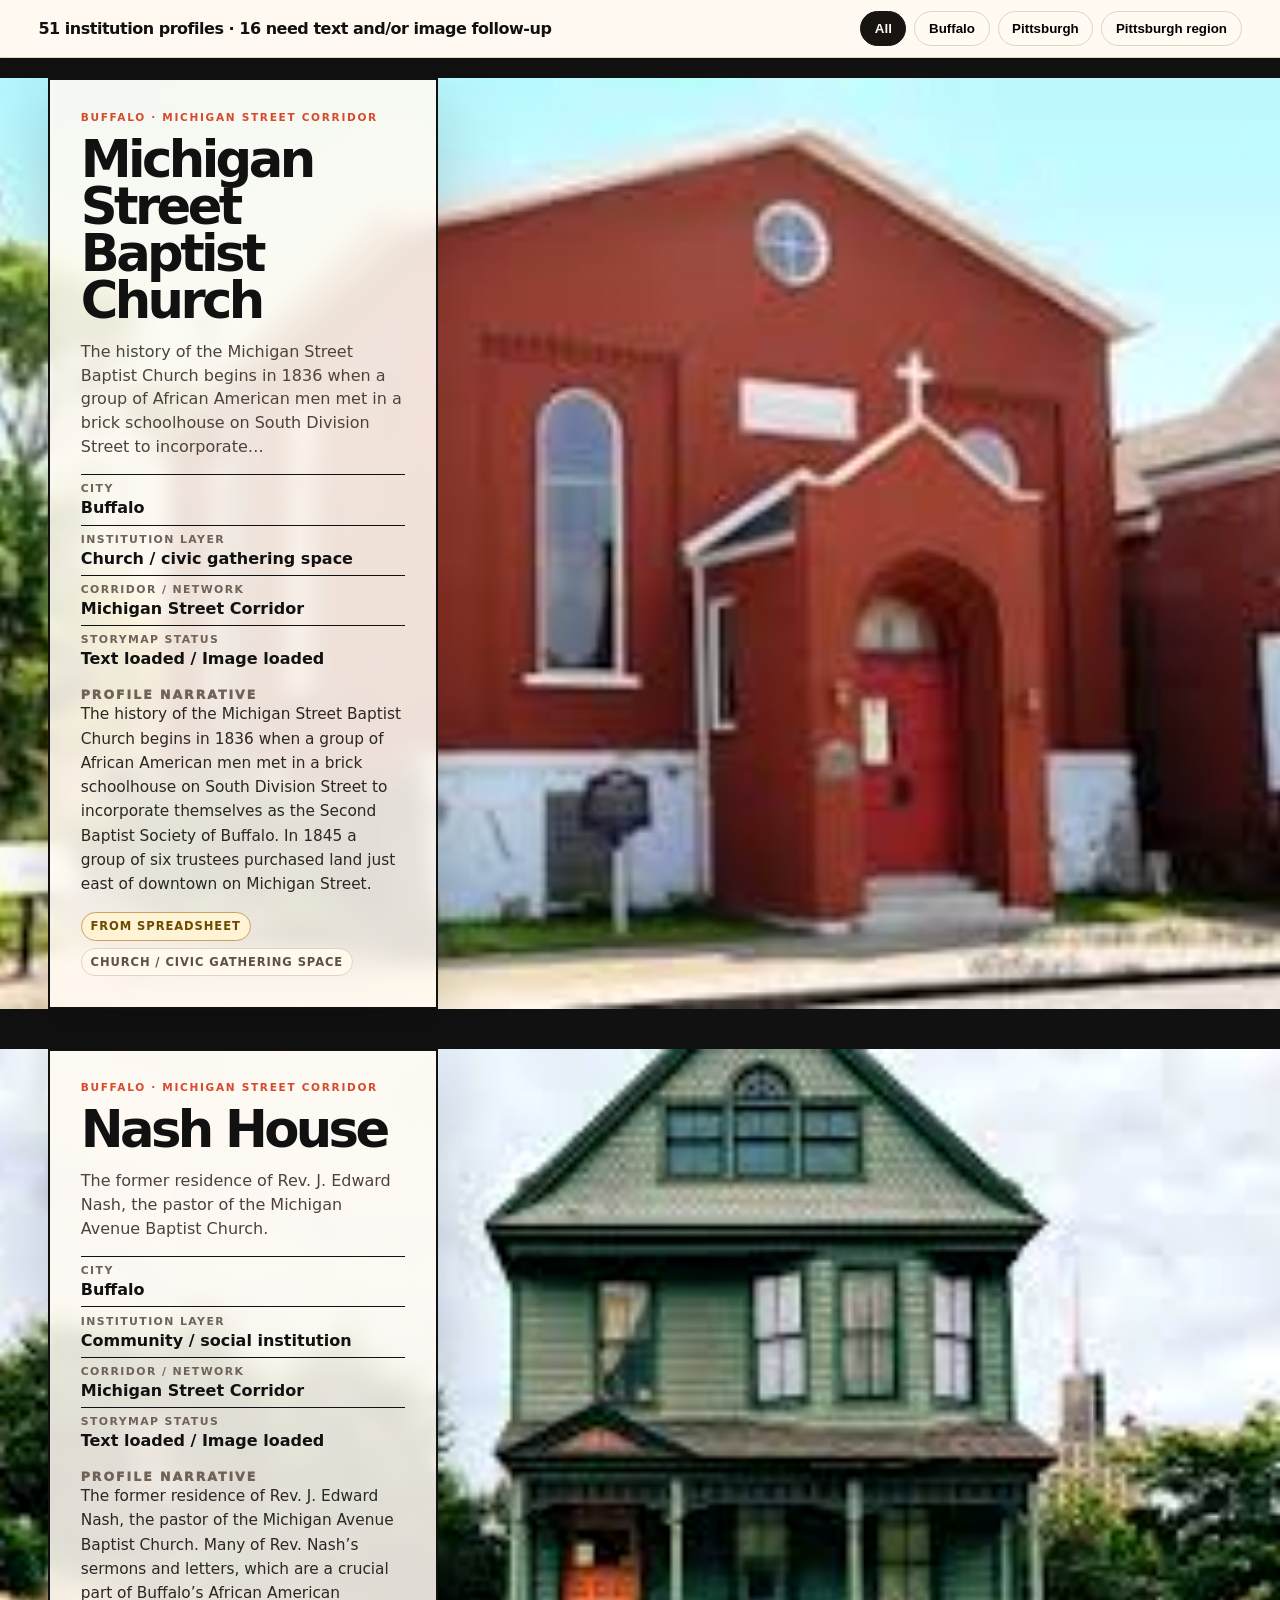
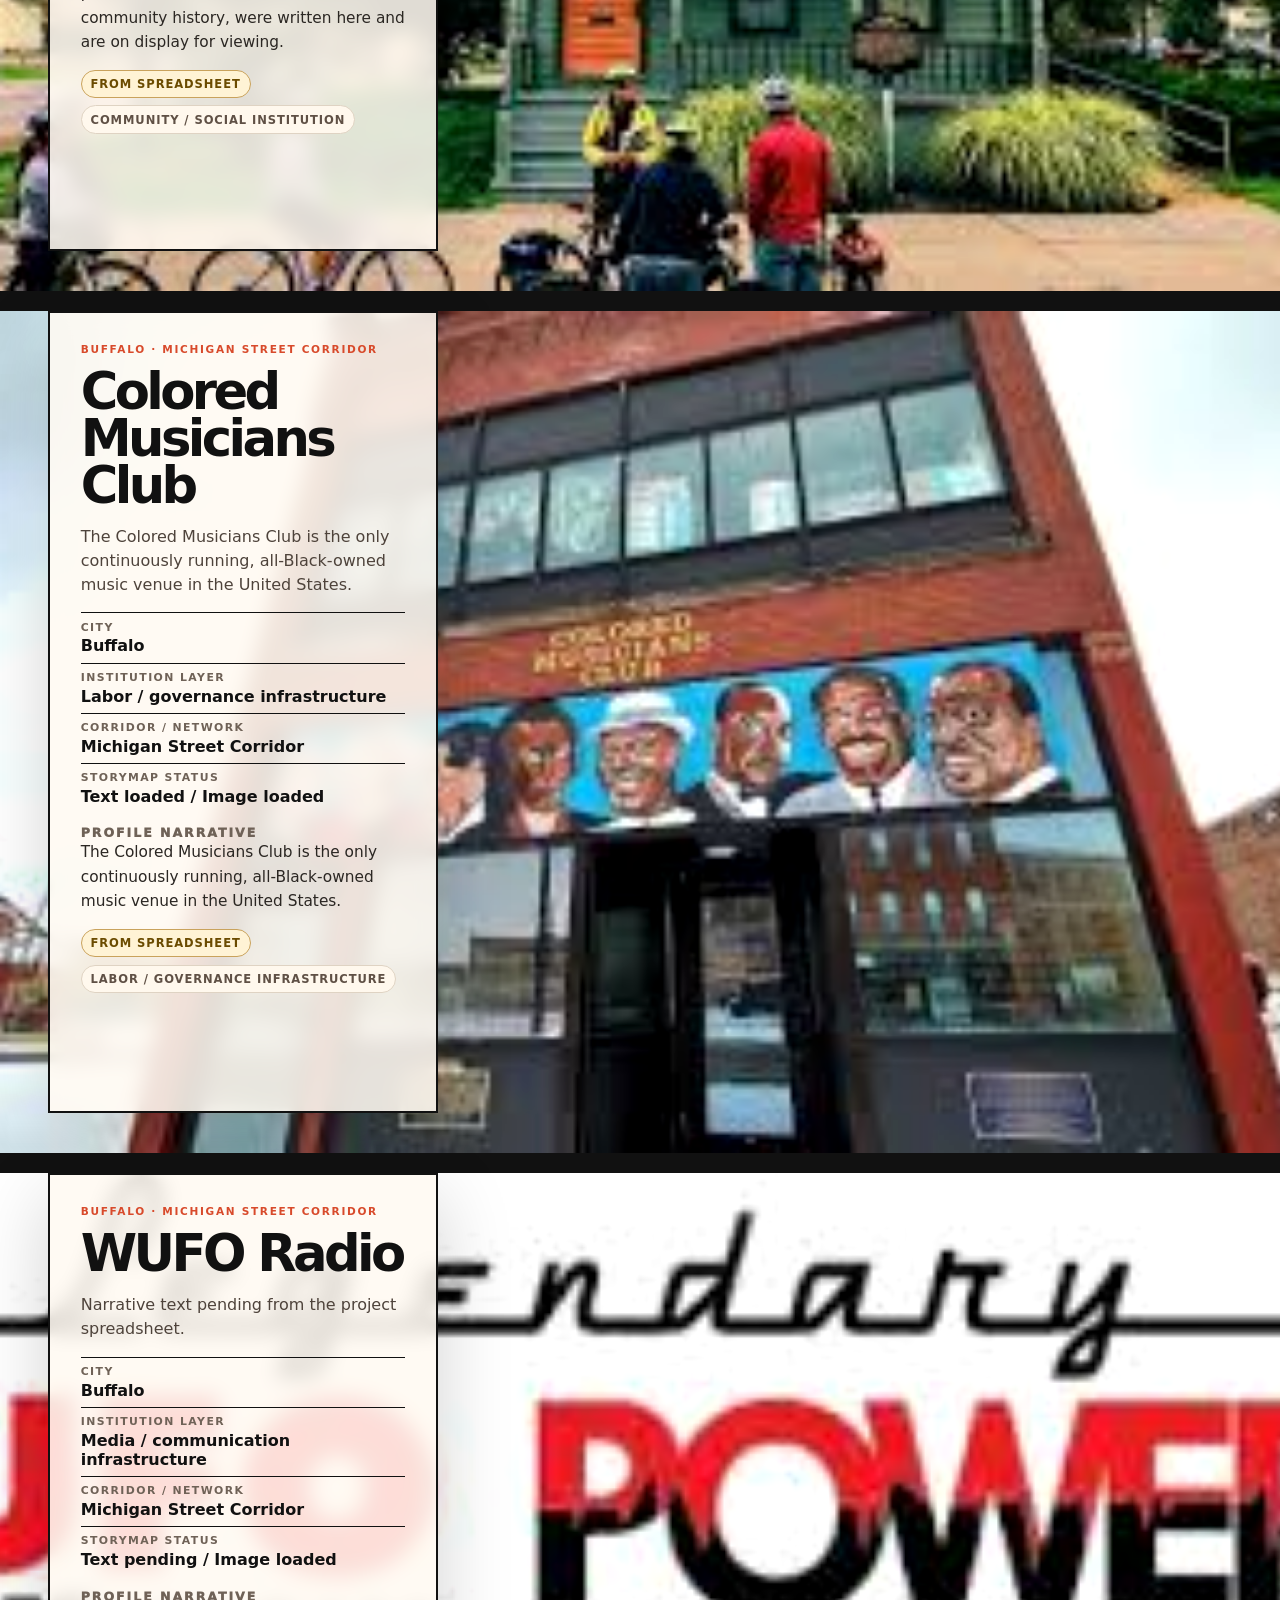
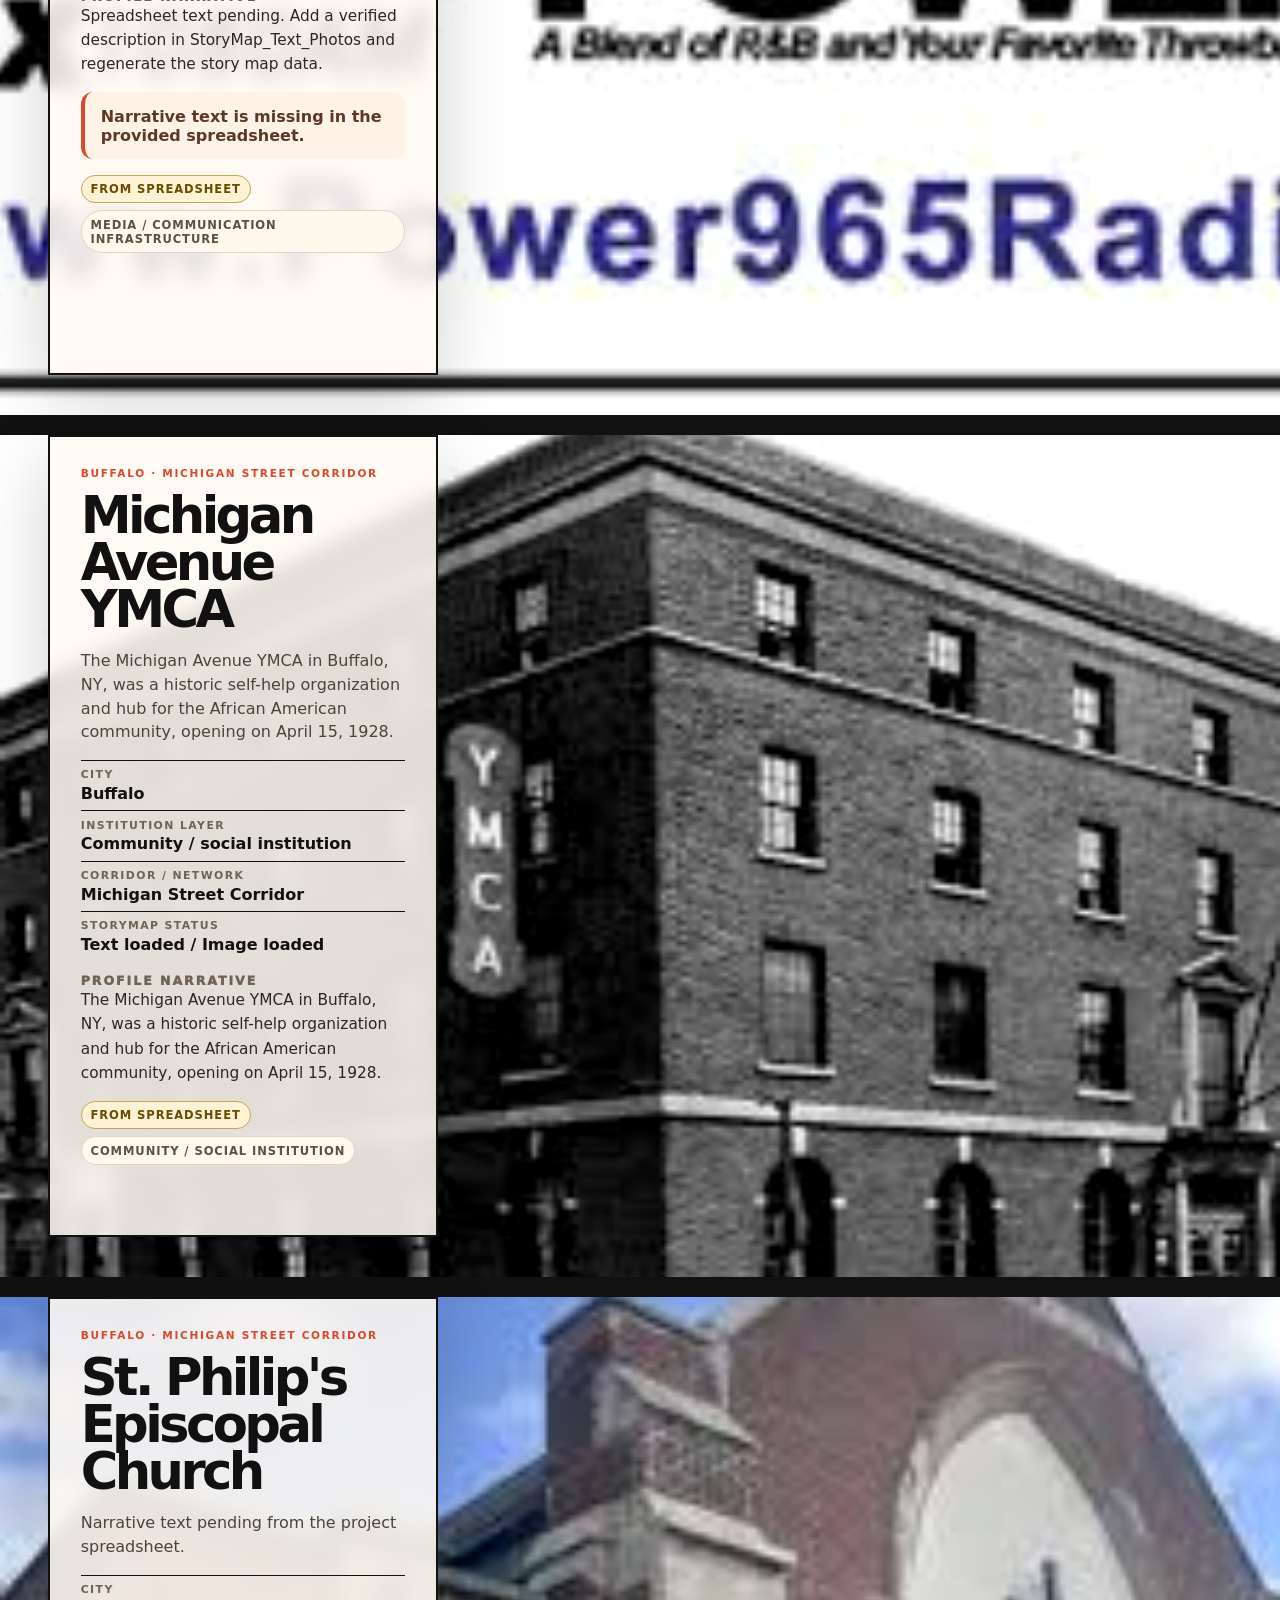
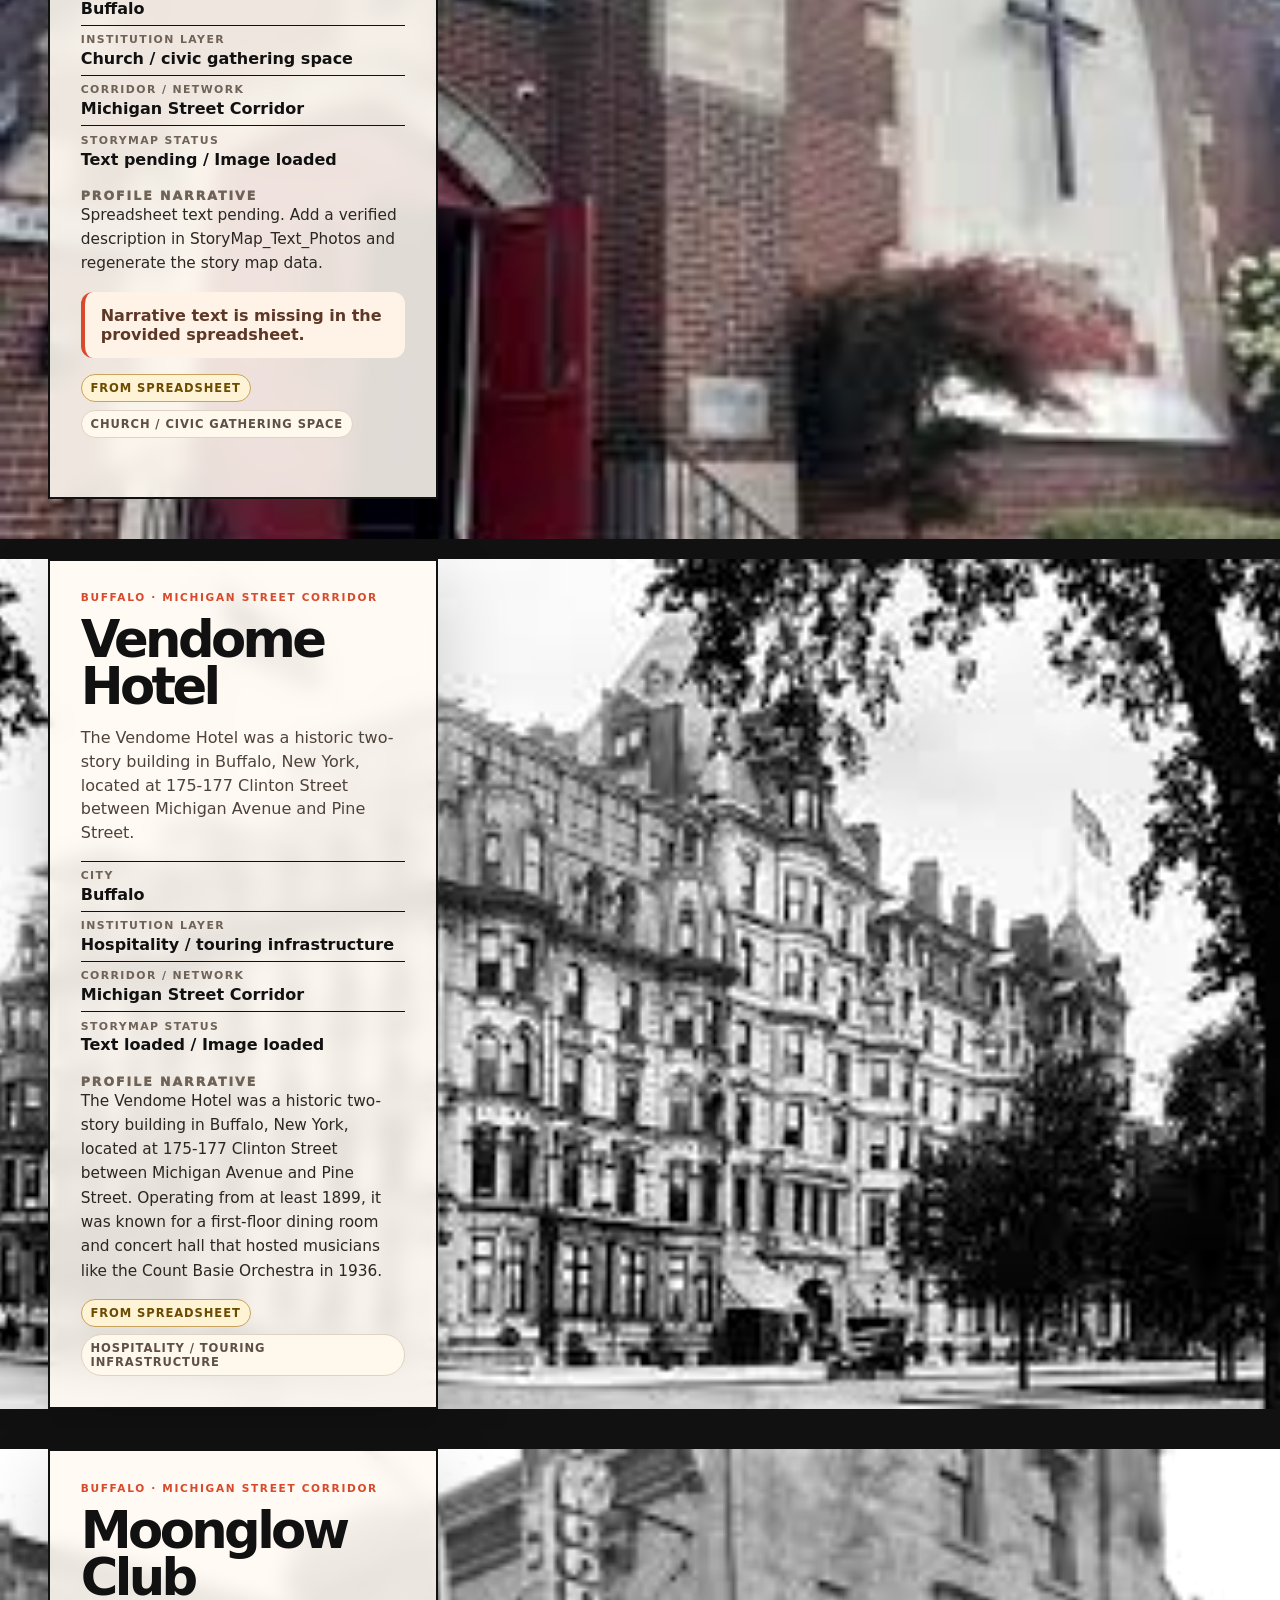
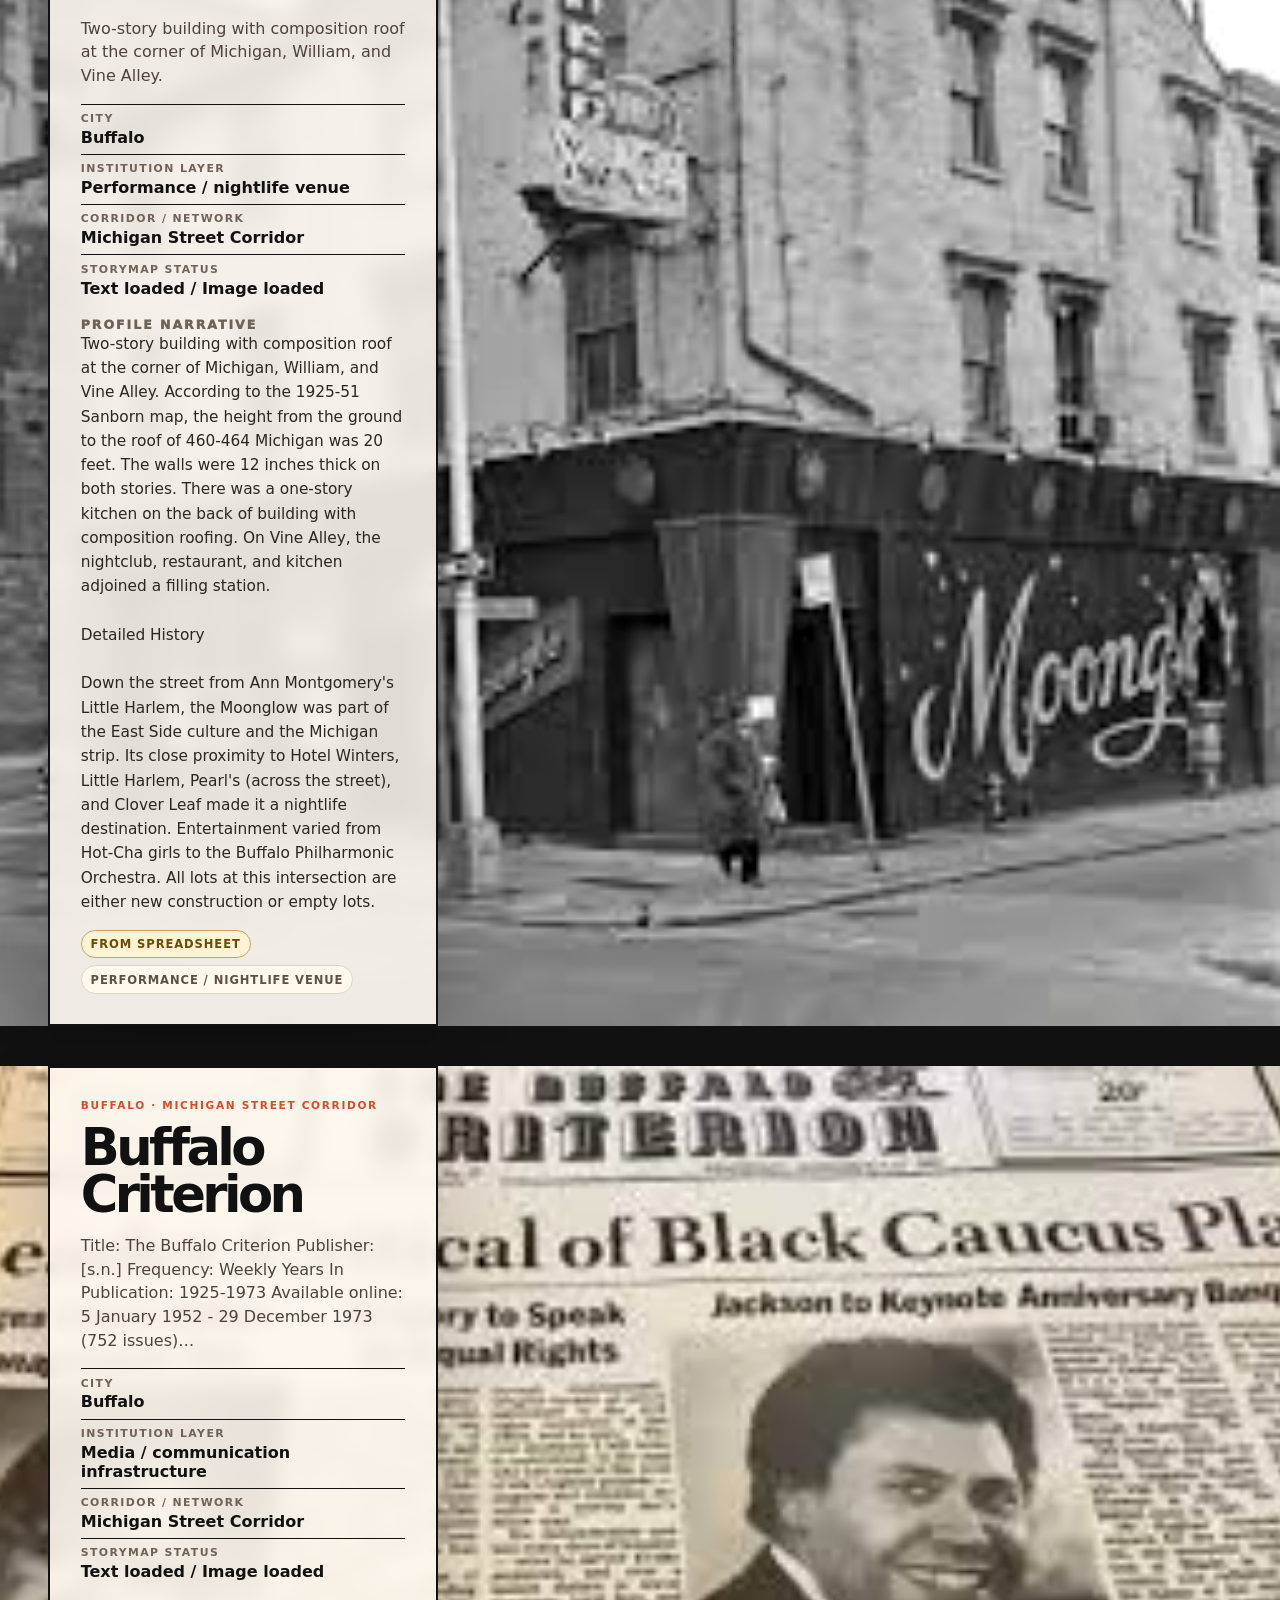
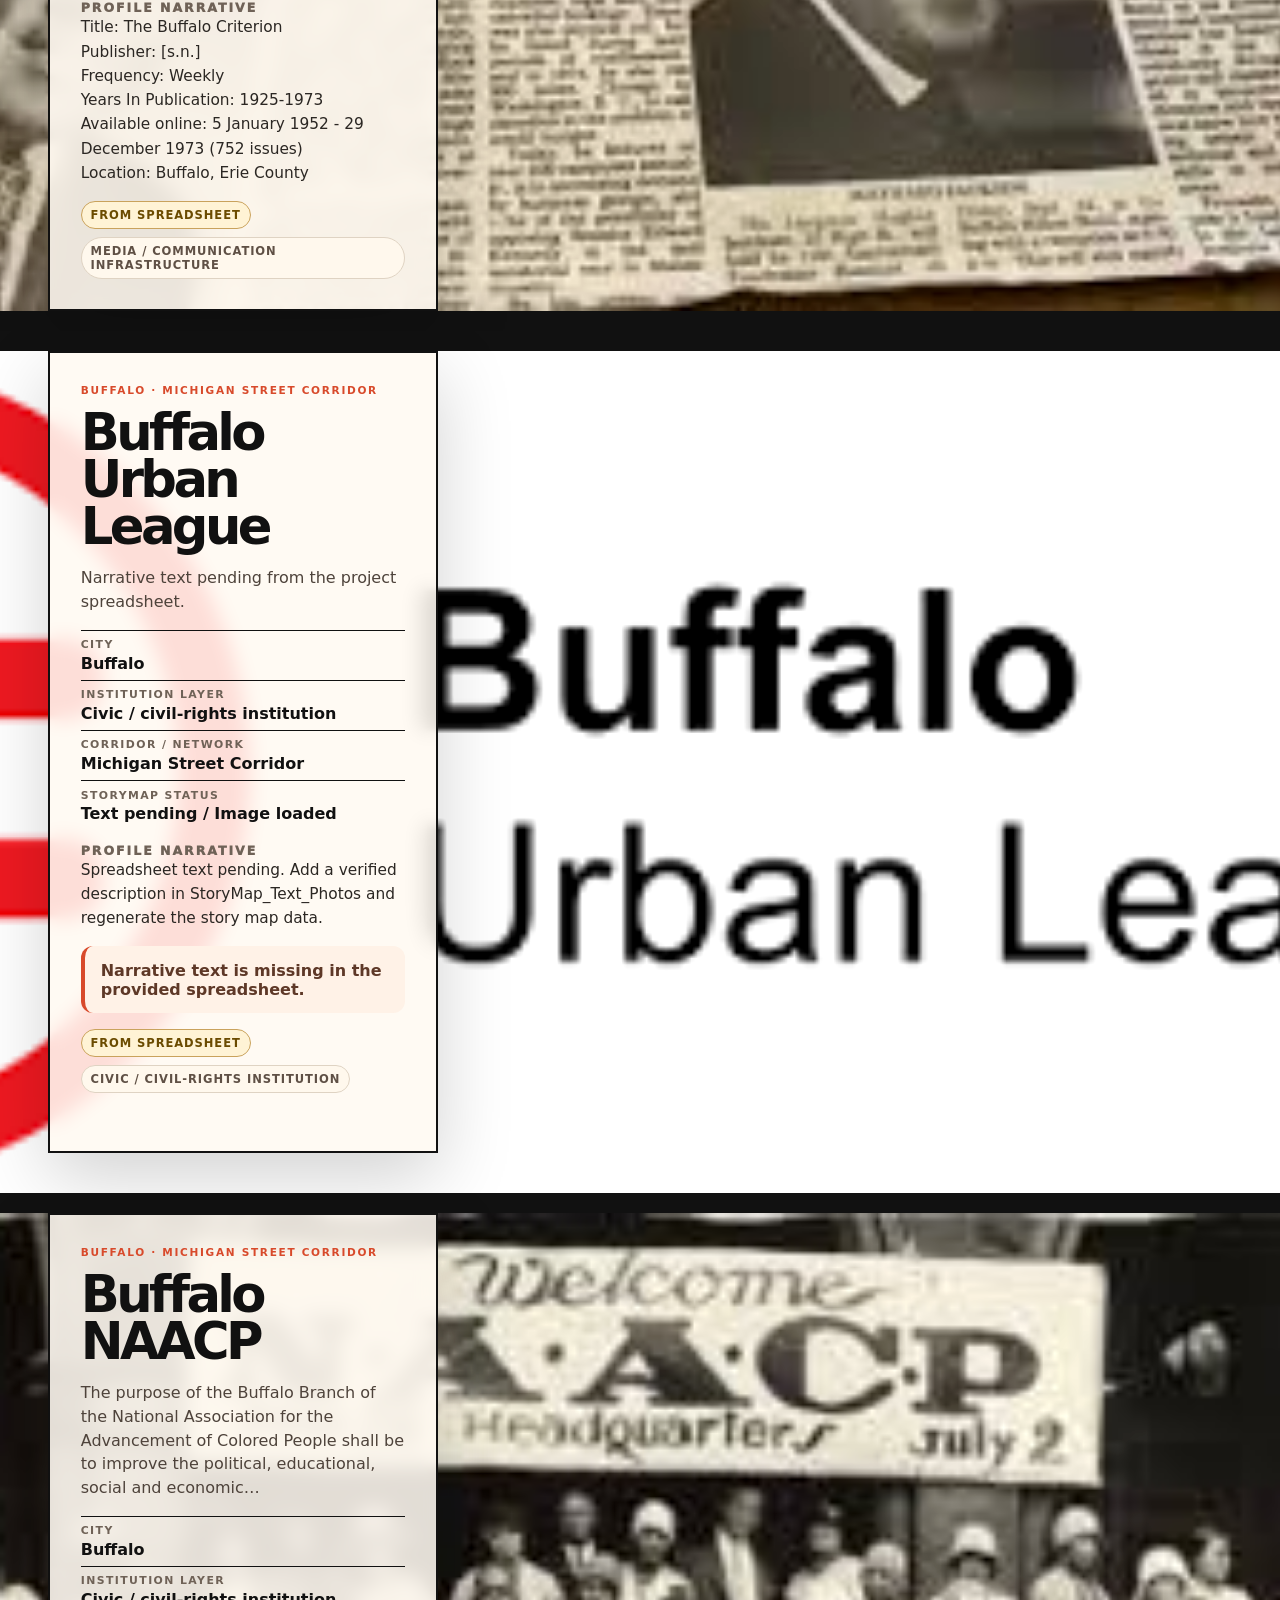
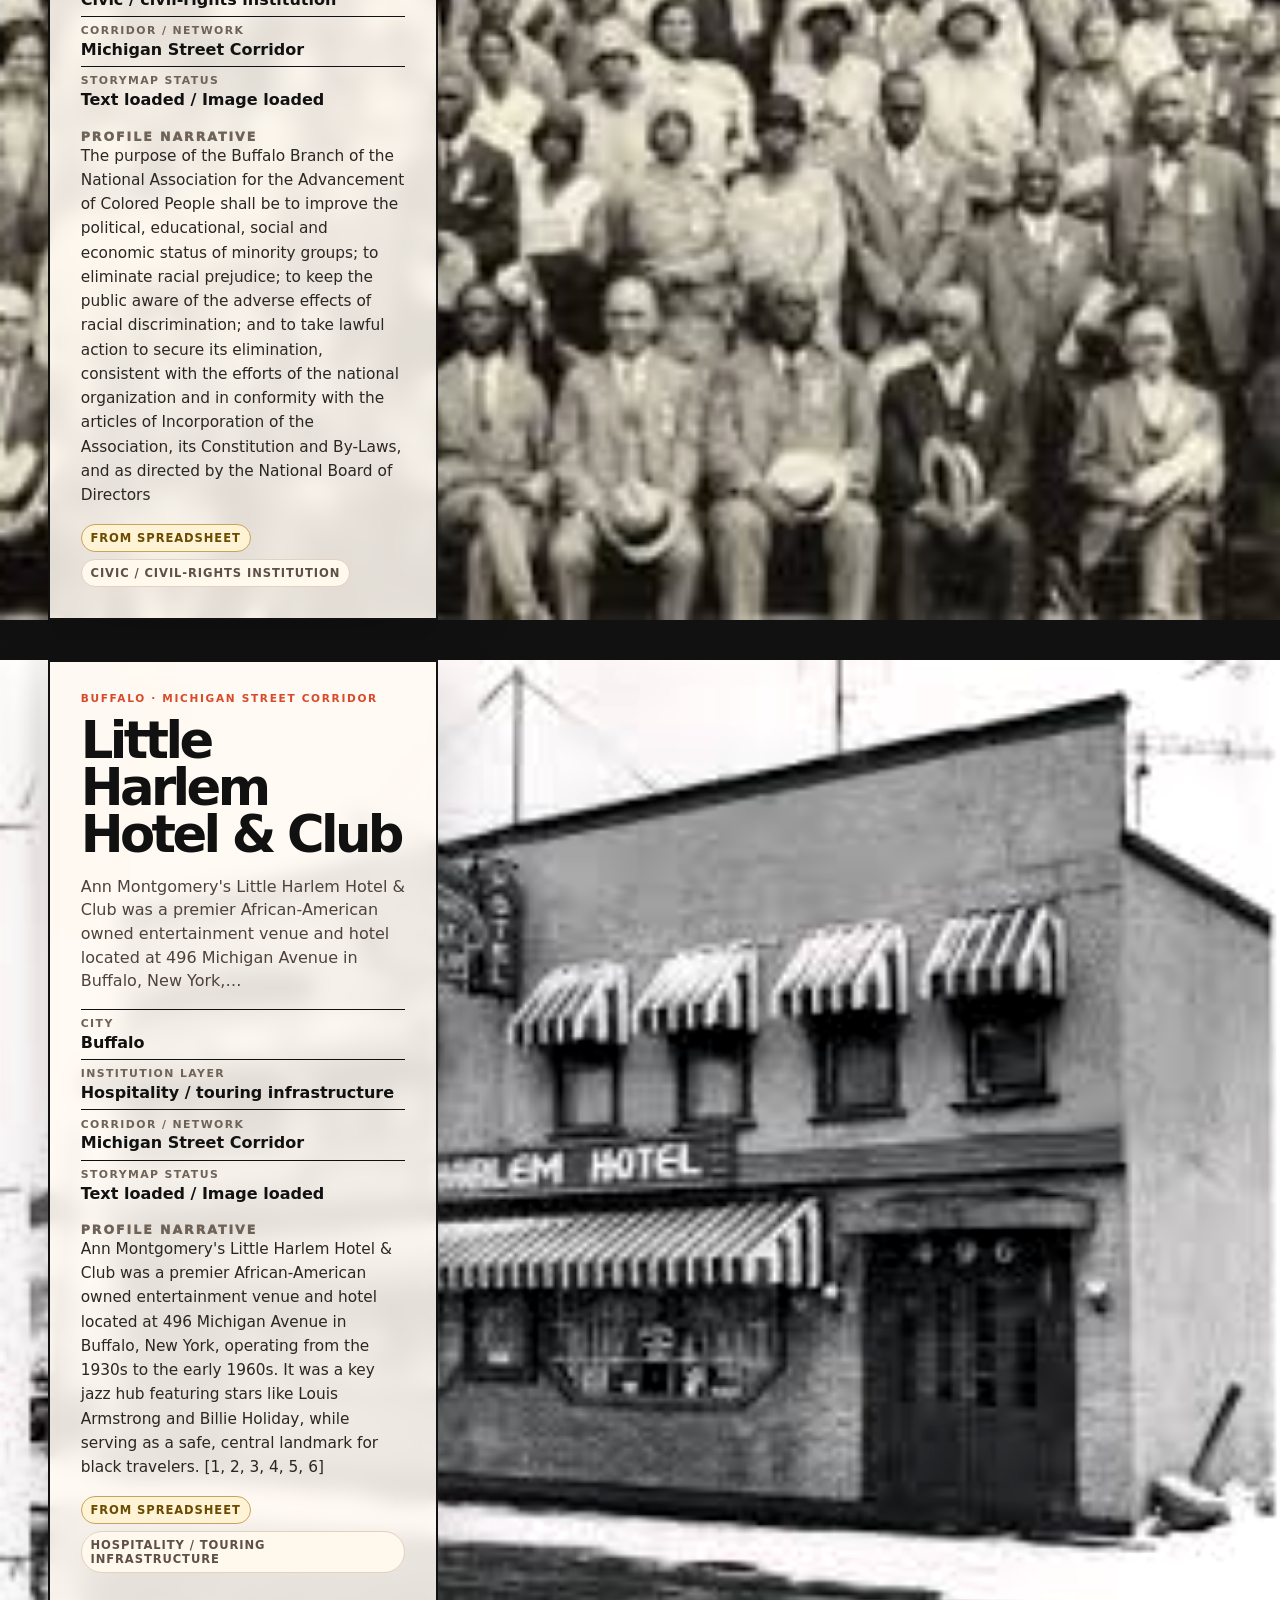
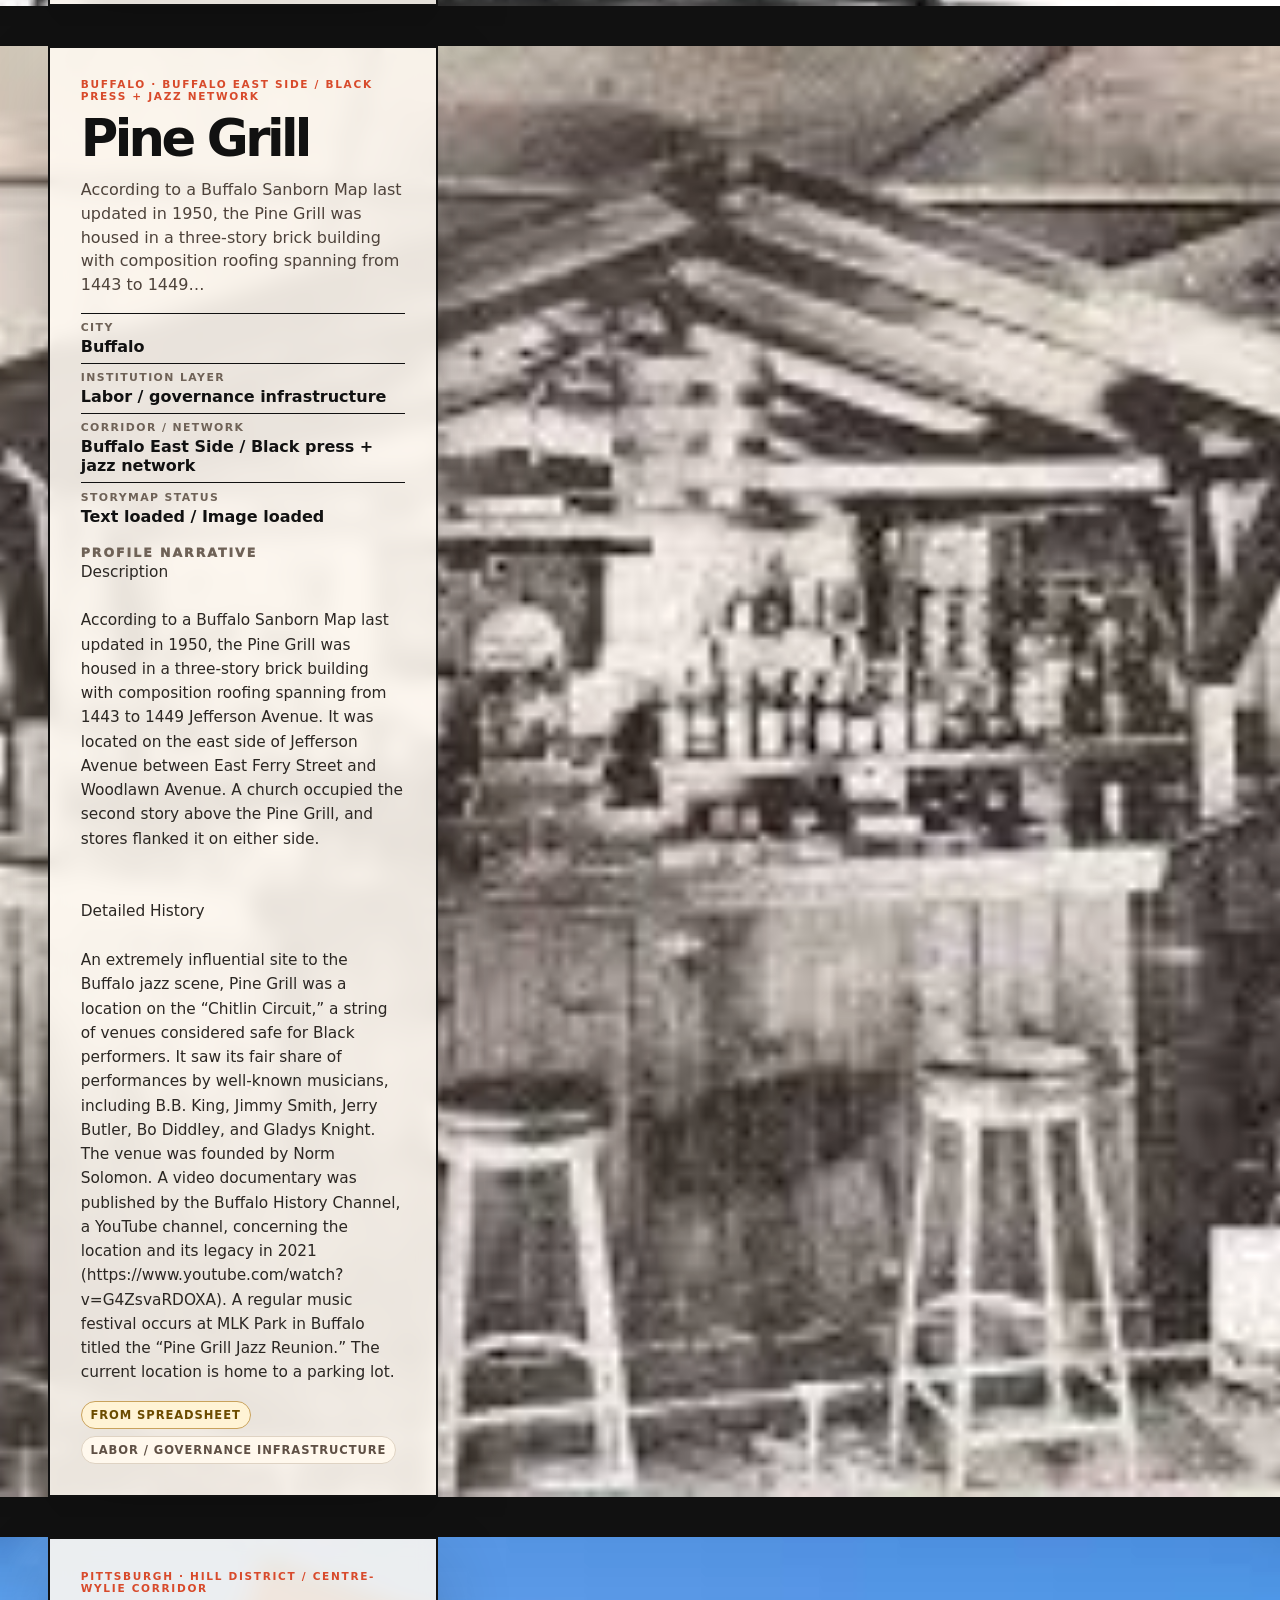
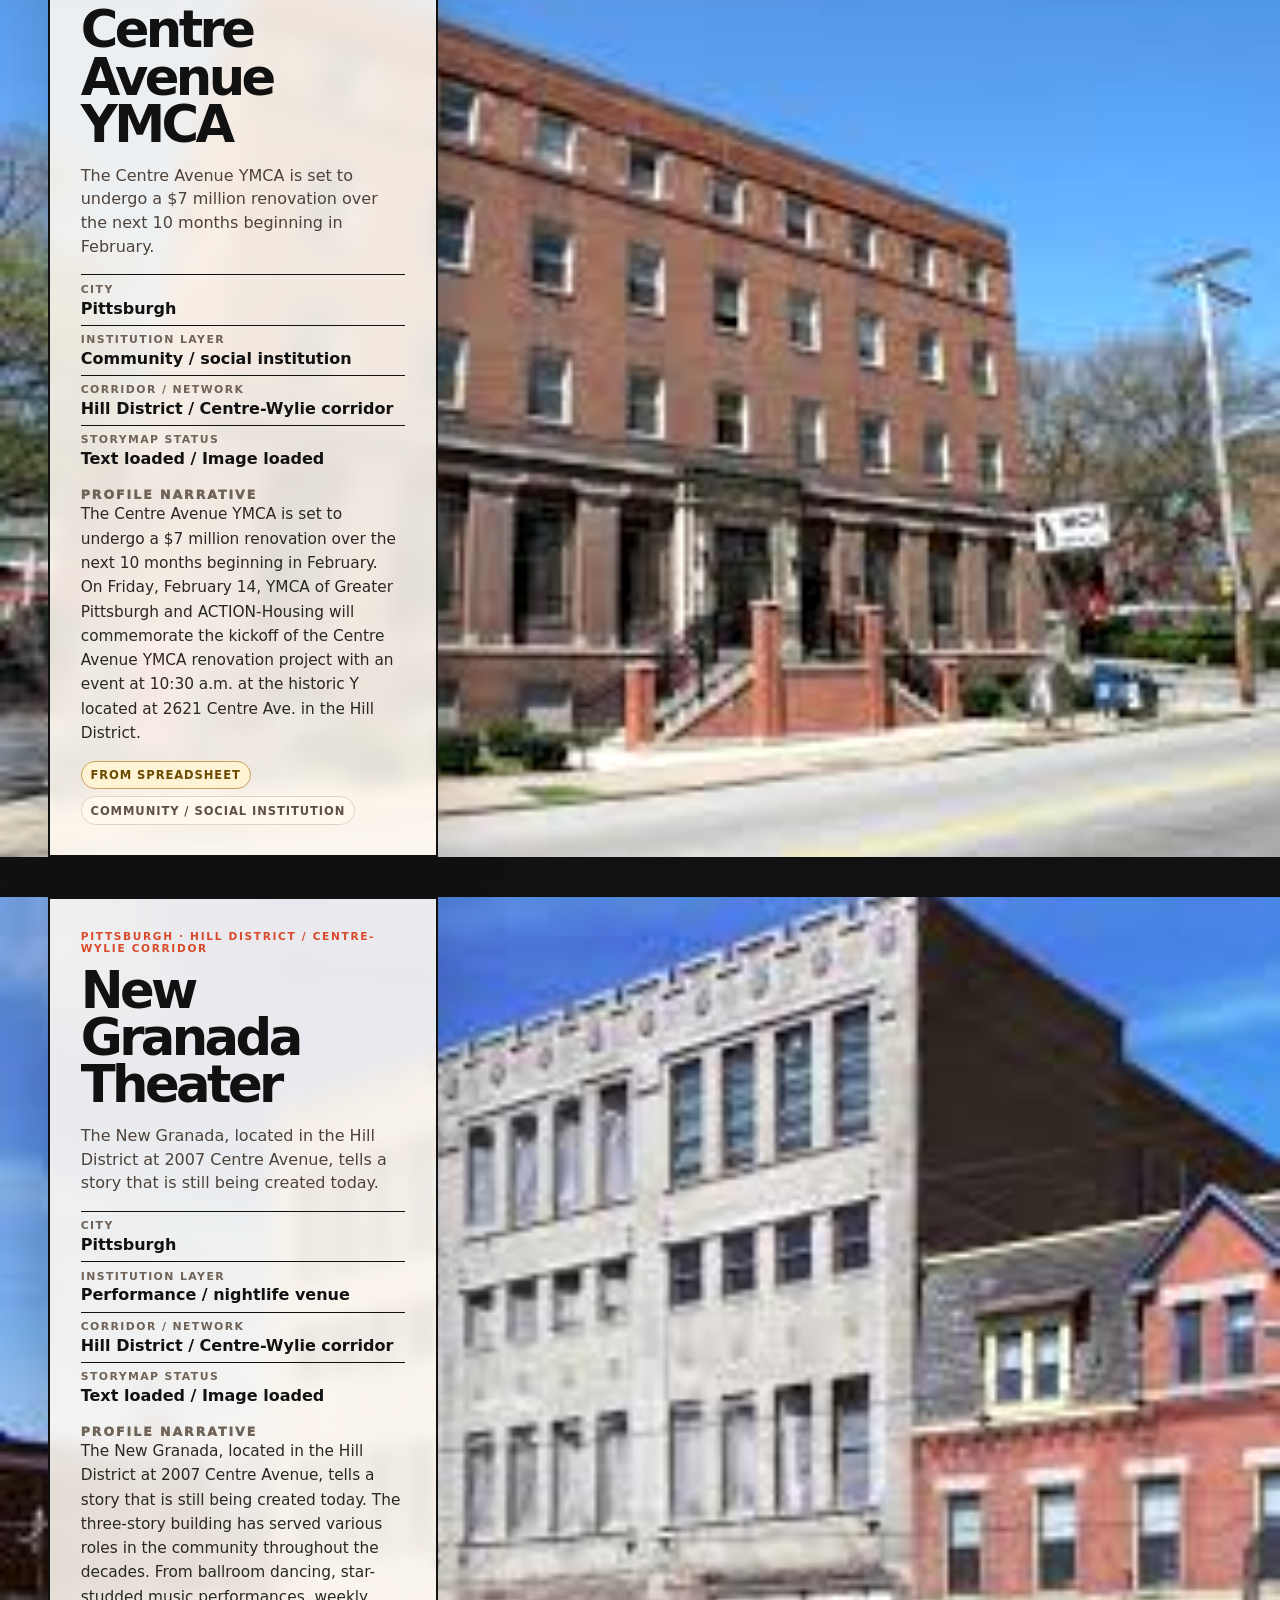
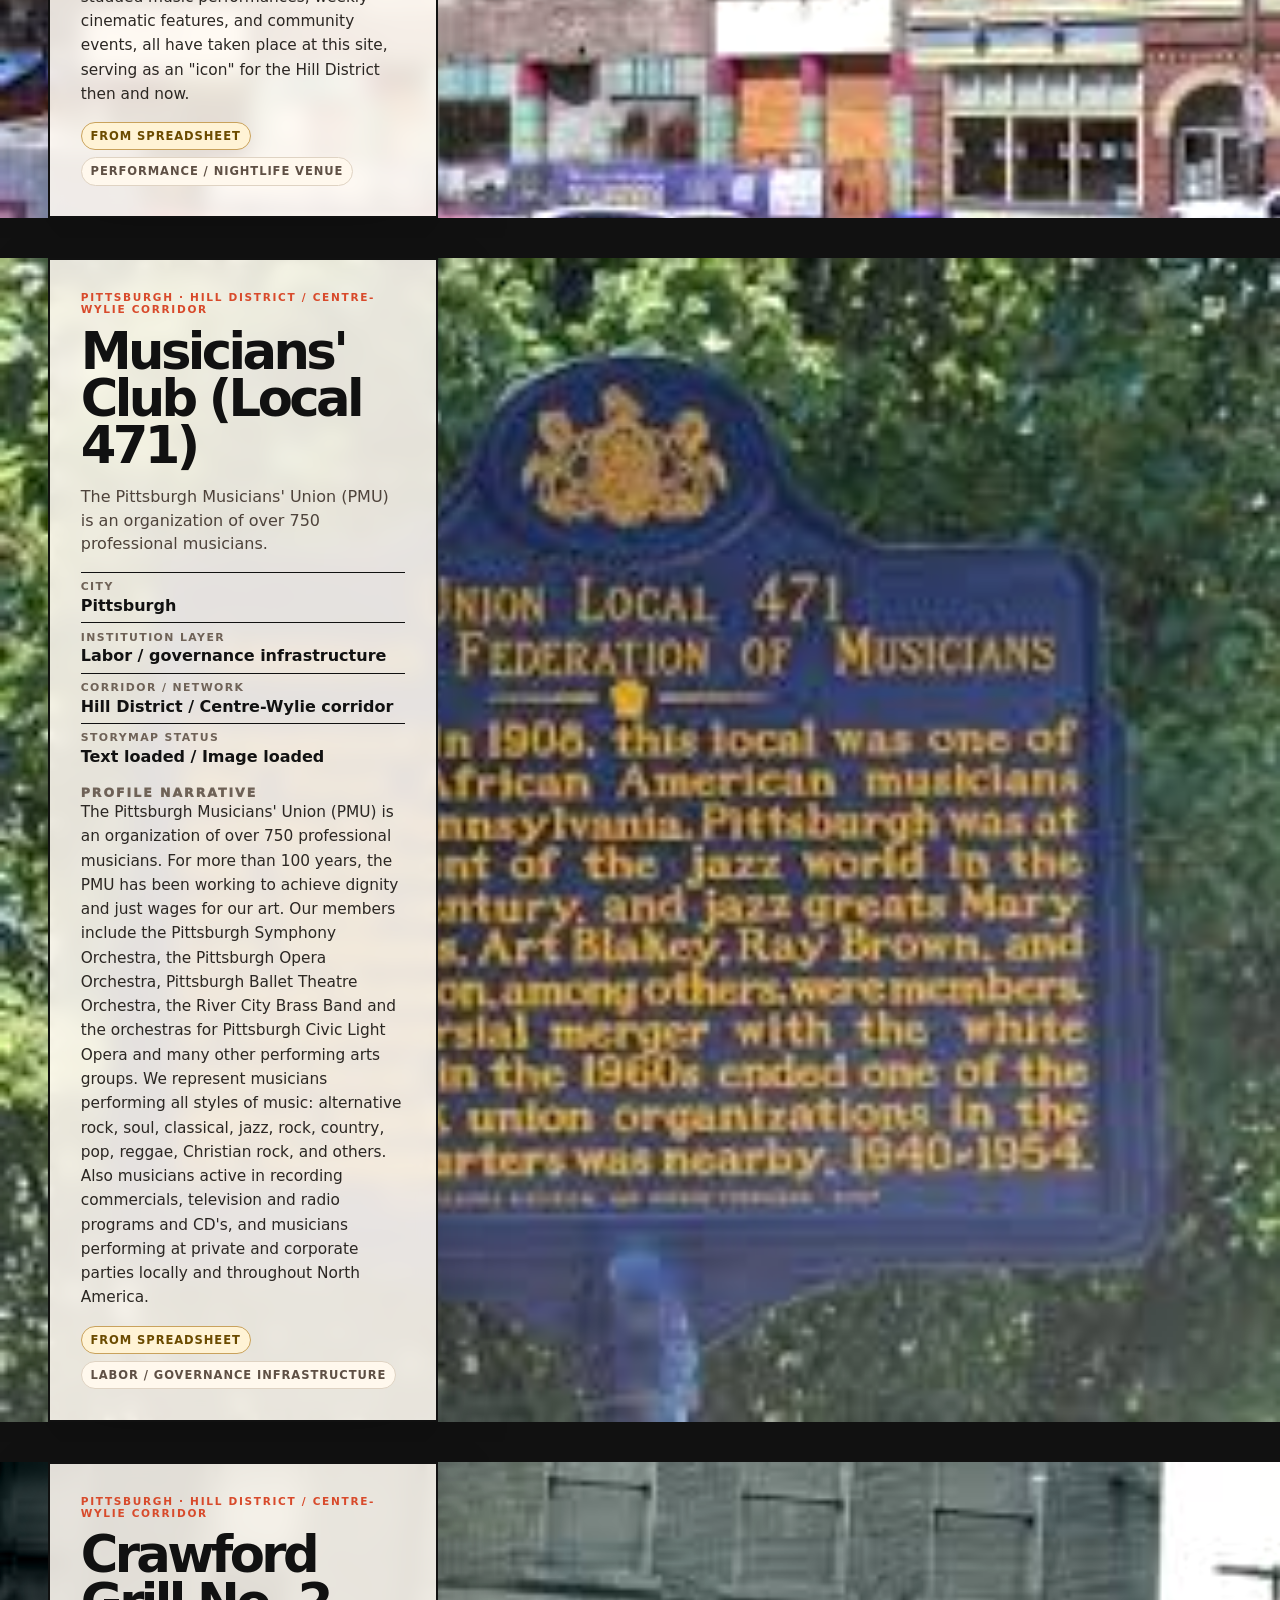
<file: institution-profiles/index.html>
<!doctype html>
<html lang="en">
<head>
  <meta charset="utf-8" />
  <meta name="viewport" content="width=device-width, initial-scale=1" />
  <title>Sanborn StoryMap · Black Cultural Institution Profiles</title>
  <meta name="description" content="Institution profile story map for Buffalo and Pittsburgh Black cultural infrastructure." />
  <link rel="stylesheet" href="assets/css/styles.css" />
  <link rel="stylesheet" href="assets/css/image-clarity.css" />
  <link rel="stylesheet" href="assets/css/fullscreen-profile.css" />
</head>
<body>
  <a class="skip" href="#cards">Skip to institution profiles</a>
  <header class="hero">
    <div>
      <p class="kicker">Sanborn Research · StoryMap Profile Layer</p>
      <h1>Black Cultural Institution Profiles</h1>
      <p>Rock Hall–inspired profile cards for Buffalo and Pittsburgh institutions: a strong visual lead, profile facts, archive media, and the corresponding narrative text pulled from the provided spreadsheet.</p>
      <div class="hero-actions">
        <a class="button" href="#cards">View Profiles</a>
        <a class="button" href="data/storymap_content_report.csv">Open QA Report</a>
      </div>
    </div>
  </header>
  <nav class="topbar" aria-label="StoryMap filters">
    <div class="brand"><span id="count">Institution profiles</span> · <span id="missing">QA pending</span></div>
    <div class="filters">
      <button class="filter active" data-filter="All">All</button>
      <button class="filter" data-filter="Buffalo">Buffalo</button>
      <button class="filter" data-filter="Pittsburgh">Pittsburgh</button>
      <button class="filter" data-filter="Pittsburgh region">Pittsburgh region</button>
    </div>
  </nav>
  <main class="layout">
    <aside class="toc" aria-label="Institution list">
      <h2>Institutions</h2>
      <div id="toc-links"></div>
    </aside>
    <section id="cards" class="cards" aria-label="Institution profile cards"></section>
  </main>
  <footer class="footer">
    <p><strong>Build note:</strong> profile text comes from <code>StoryMap_Text_Photos.numbers</code>; images come from <code>StoryMap Photo Dump-2.zip</code>. Missing text/image rows are listed in <code>data/storymap_content_report.csv</code>.</p>
  </footer>
  <script src="assets/js/data.js"></script>
  <script src="assets/js/app.js"></script>
</body>
</html>
</file>
<file: institution-profiles/assets/css/styles.css>
:root{
  --ink:#111111; --paper:#f8f3ea; --bone:#fffaf2; --muted:#6f6257; --line:#dfd3c3;
  --accent:#d84a2b; --accent-dark:#8f2a18; --charcoal:#171412; --gold:#c49a4a;
}
*{box-sizing:border-box}
html{scroll-behavior:smooth}
body{margin:0;background:var(--paper);color:var(--ink);font-family:Inter, ui-sans-serif, system-ui, -apple-system, BlinkMacSystemFont, "Segoe UI", sans-serif;}
a{color:inherit}.skip{position:absolute;left:-9999px}.skip:focus{left:1rem;top:1rem;background:#fff;padding:.75rem 1rem;z-index:99}
.hero{min-height:74vh;background:radial-gradient(circle at 20% 20%,rgba(216,74,43,.22),transparent 25%),linear-gradient(120deg,#181411,#332117 70%,#6b2b1b);color:var(--bone);display:grid;align-items:end;padding:clamp(2rem,6vw,6rem);position:relative;overflow:hidden}
.hero::after{content:"";position:absolute;inset:auto -10% -18% auto;width:55vw;height:55vw;background:rgba(255,255,255,.06);border-radius:50%;border:1px solid rgba(255,255,255,.16)}
.kicker{text-transform:uppercase;letter-spacing:.22em;font-weight:800;font-size:.8rem;color:#ffd7bc;margin:0 0 1rem}.hero h1{font-size:clamp(3rem,9vw,9.6rem);line-height:.86;margin:.1rem 0;letter-spacing:-.08em;max-width:13ch}.hero p{font-size:clamp(1rem,2vw,1.35rem);max-width:820px;color:#f4dfcd;line-height:1.55}.hero-actions{display:flex;gap:.75rem;flex-wrap:wrap;margin-top:1.5rem}.button{display:inline-flex;align-items:center;gap:.5rem;border:1px solid rgba(255,255,255,.42);padding:.9rem 1.1rem;border-radius:999px;text-decoration:none;font-weight:800;background:rgba(255,255,255,.1);backdrop-filter:blur(10px)}
.topbar{position:sticky;top:0;z-index:20;display:flex;justify-content:space-between;align-items:center;padding:.75rem clamp(1rem,4vw,4rem);background:rgba(248,243,234,.9);backdrop-filter:blur(14px);border-bottom:1px solid var(--line)}.brand{font-weight:900;letter-spacing:-.03em}.filters{display:flex;gap:.5rem;flex-wrap:wrap}.filter{border:1px solid var(--line);background:var(--bone);border-radius:999px;padding:.55rem .85rem;font-weight:800;cursor:pointer}.filter.active{background:var(--charcoal);color:var(--bone);border-color:var(--charcoal)}
.layout{display:grid;grid-template-columns:minmax(220px,290px) minmax(0,1fr);gap:clamp(1rem,3vw,3rem);padding:clamp(1rem,4vw,4rem)}.toc{position:sticky;top:74px;align-self:start;max-height:calc(100vh - 92px);overflow:auto;border:1px solid var(--line);background:rgba(255,250,242,.86);border-radius:22px;padding:1rem;box-shadow:0 20px 70px rgba(33,24,12,.08)}.toc h2{font-size:.78rem;text-transform:uppercase;letter-spacing:.18em;color:var(--muted);margin:.3rem .4rem .85rem}.toc a{display:block;text-decoration:none;padding:.55rem .7rem;border-radius:14px;font-weight:750;font-size:.92rem;color:#3d342d}.toc a:hover{background:#f0e4d2}.toc small{display:block;color:var(--muted);font-weight:700;margin-top:.1rem}.cards{display:grid;gap:clamp(1.5rem,4vw,4rem)}
.profile-card{background:var(--bone);border:1px solid var(--line);border-radius:30px;overflow:hidden;box-shadow:0 24px 90px rgba(33,24,12,.09)}.profile-grid{display:grid;grid-template-columns:minmax(0,.95fr) minmax(320px,1.05fr);min-height:560px}.media-panel{background:#1e1712;position:relative;display:grid;place-items:center;min-height:420px;overflow:hidden}.media-panel img{width:100%;height:100%;object-fit:cover;display:block;filter:saturate(.96) contrast(1.02)}.media-panel::after{content:"From the archive";position:absolute;left:1rem;top:1rem;background:rgba(0,0,0,.62);color:white;text-transform:uppercase;letter-spacing:.16em;font-weight:900;font-size:.68rem;padding:.55rem .7rem;border-radius:999px}.placeholder{width:100%;height:100%;display:grid;place-items:center;padding:2rem;text-align:center;background:linear-gradient(135deg,#2a211b,#5e3322);color:#ffe4cf}.placeholder strong{font-size:clamp(2rem,6vw,5rem);letter-spacing:-.08em;line-height:.9;display:block;max-width:7ch}.placeholder span{display:block;color:#eacbb8;margin-top:1rem}.content-panel{padding:clamp(1.3rem,4vw,3rem);display:flex;flex-direction:column;justify-content:center}.eyebrow{text-transform:uppercase;letter-spacing:.16em;font-weight:900;font-size:.72rem;color:var(--accent);margin-bottom:.75rem}.content-panel h2{font-size:clamp(2rem,5vw,5.4rem);line-height:.92;letter-spacing:-.07em;margin:.1rem 0 1rem}.dek{font-size:1.08rem;line-height:1.58;color:#4e433b;margin:0 0 1.4rem;max-width:64ch}.meta{display:grid;grid-template-columns:repeat(2,minmax(0,1fr));gap:.65rem;margin:1.2rem 0 1.8rem}.meta div{border-top:2px solid var(--ink);padding-top:.55rem}.meta b{display:block;text-transform:uppercase;letter-spacing:.13em;font-size:.68rem;color:var(--muted);margin-bottom:.18rem}.meta span{font-weight:850}.section-title{font-size:.78rem;text-transform:uppercase;letter-spacing:.16em;color:var(--muted);font-weight:950;margin-top:.4rem}.body-text{font-size:1rem;line-height:1.72;color:#2b2723;white-space:pre-line;max-width:74ch}.notice{margin-top:1rem;border-left:4px solid var(--accent);background:#fff2e7;padding:.9rem 1rem;border-radius:12px;color:#5e3827;font-weight:760}.status-row{display:flex;gap:.45rem;flex-wrap:wrap;margin-top:1rem}.pill{font-size:.72rem;font-weight:900;letter-spacing:.08em;text-transform:uppercase;border:1px solid var(--line);padding:.38rem .55rem;border-radius:999px;color:#5f5045;background:#fff8ed}.pill.good{border-color:#c9a25c;background:#fff3d5;color:#6b4b00}.footer{padding:2rem clamp(1rem,4vw,4rem);color:var(--muted);border-top:1px solid var(--line);background:#efe4d2}.footer strong{color:#352b23}
@media(max-width:980px){.layout{display:block}.toc{position:relative;top:auto;max-height:none;margin-bottom:1rem}.profile-grid{grid-template-columns:1fr}.media-panel{min-height:320px}.topbar{align-items:flex-start;gap:.75rem;flex-direction:column}.meta{grid-template-columns:1fr}}
@media(max-width:640px){.hero{min-height:68vh;padding:2rem 1.2rem}.hero h1{font-size:3.2rem}.layout{padding:1rem}.profile-card{border-radius:22px}.content-panel{padding:1.2rem}.content-panel h2{font-size:2.4rem}.toc{display:none}.filters{overflow:auto;max-width:100%;padding-bottom:.2rem}.filter{white-space:nowrap}.meta{font-size:.92rem}}
</file>
<file: institution-profiles/assets/css/image-clarity.css>
.media-panel{
  background:#1e1712;
  display:block;
  padding:0;
  min-height:560px;
  height:100%;
  overflow:hidden;
  position:relative;
}

.media-panel img{
  position:absolute;
  inset:0;
  width:100%;
  height:100%;
  display:block;
  object-fit:cover;
  object-position:center;
  border-radius:0;
  box-shadow:none;
  background:transparent;
  filter:saturate(.98) contrast(1.04);
}

.media-panel::after{
  z-index:2;
}

@media(max-width:980px){
  .media-panel{
    min-height:420px;
  }
}

@media(max-width:640px){
  .media-panel{
    min-height:320px;
  }
}
</file>
<file: institution-profiles/assets/css/fullscreen-profile.css>
/* Fullscreen institution profile layout: image fills the slide, text sits in a bordered left panel. */
.hero,
.toc,
.footer{
  display:none;
}

.topbar{
  position:sticky;
  top:0;
  z-index:50;
  min-height:58px;
  padding:.65rem clamp(1rem,3vw,3rem);
  background:rgba(255,250,242,.92);
  border-bottom:1px solid var(--line);
}

.layout{
  display:block;
  padding:0;
}

.cards{
  display:block;
  gap:0;
}

.profile-card{
  min-height:calc(100vh - 58px);
  border:0;
  border-radius:0;
  box-shadow:none;
  background:#111;
  overflow:hidden;
}

.profile-grid{
  position:relative;
  display:block;
  min-height:calc(100vh - 58px);
  width:100%;
}

.media-panel{
  position:absolute;
  inset:0;
  z-index:1;
  display:block;
  min-height:100%;
  padding:0;
  background:#111;
  overflow:hidden;
}

.media-panel img{
  position:absolute;
  inset:0;
  width:100%;
  height:100%;
  display:block;
  object-fit:cover;
  object-position:center;
  border-radius:0;
  box-shadow:none;
  background:#111;
  filter:saturate(.98) contrast(1.04);
}

.media-panel::after{
  display:none;
}

.placeholder{
  min-height:100%;
  border-radius:0;
}

.content-panel{
  position:relative;
  z-index:2;
  width:min(390px,calc(100vw - 2rem));
  min-height:calc(100vh - 98px);
  margin:20px 0 20px clamp(1rem,4vw,3rem);
  padding:clamp(1.25rem,2.4vw,2rem);
  display:block;
  overflow:auto;
  background:rgba(255,250,242,.88);
  border:2px solid #111;
  border-radius:0;
  box-shadow:0 24px 70px rgba(0,0,0,.18);
  backdrop-filter:blur(10px);
}

.eyebrow{
  margin:0 0 .8rem;
  color:var(--accent);
  font-size:.66rem;
  letter-spacing:.16em;
}

.content-panel h2{
  font-size:clamp(2.2rem,4vw,4.5rem);
  line-height:.92;
  margin:0 0 1rem;
  letter-spacing:-.07em;
}

.dek{
  font-size:1rem;
  line-height:1.48;
  margin-bottom:1rem;
}

.meta{
  grid-template-columns:1fr;
  gap:.45rem;
  margin:1rem 0 1.2rem;
}

.meta div{
  border-top:1.5px solid #111;
  padding-top:.45rem;
}

.body-text{
  font-size:.96rem;
  line-height:1.58;
  max-width:none;
}

.status-row{
  margin-top:1rem;
}

@media(max-width:900px){
  .profile-card,
  .profile-grid{
    min-height:auto;
  }

  .media-panel{
    position:relative;
    min-height:46vh;
  }

  .content-panel{
    width:auto;
    min-height:auto;
    margin:0;
    border-width:2px 0 0 0;
    box-shadow:none;
    background:var(--bone);
  }
}
</file>
